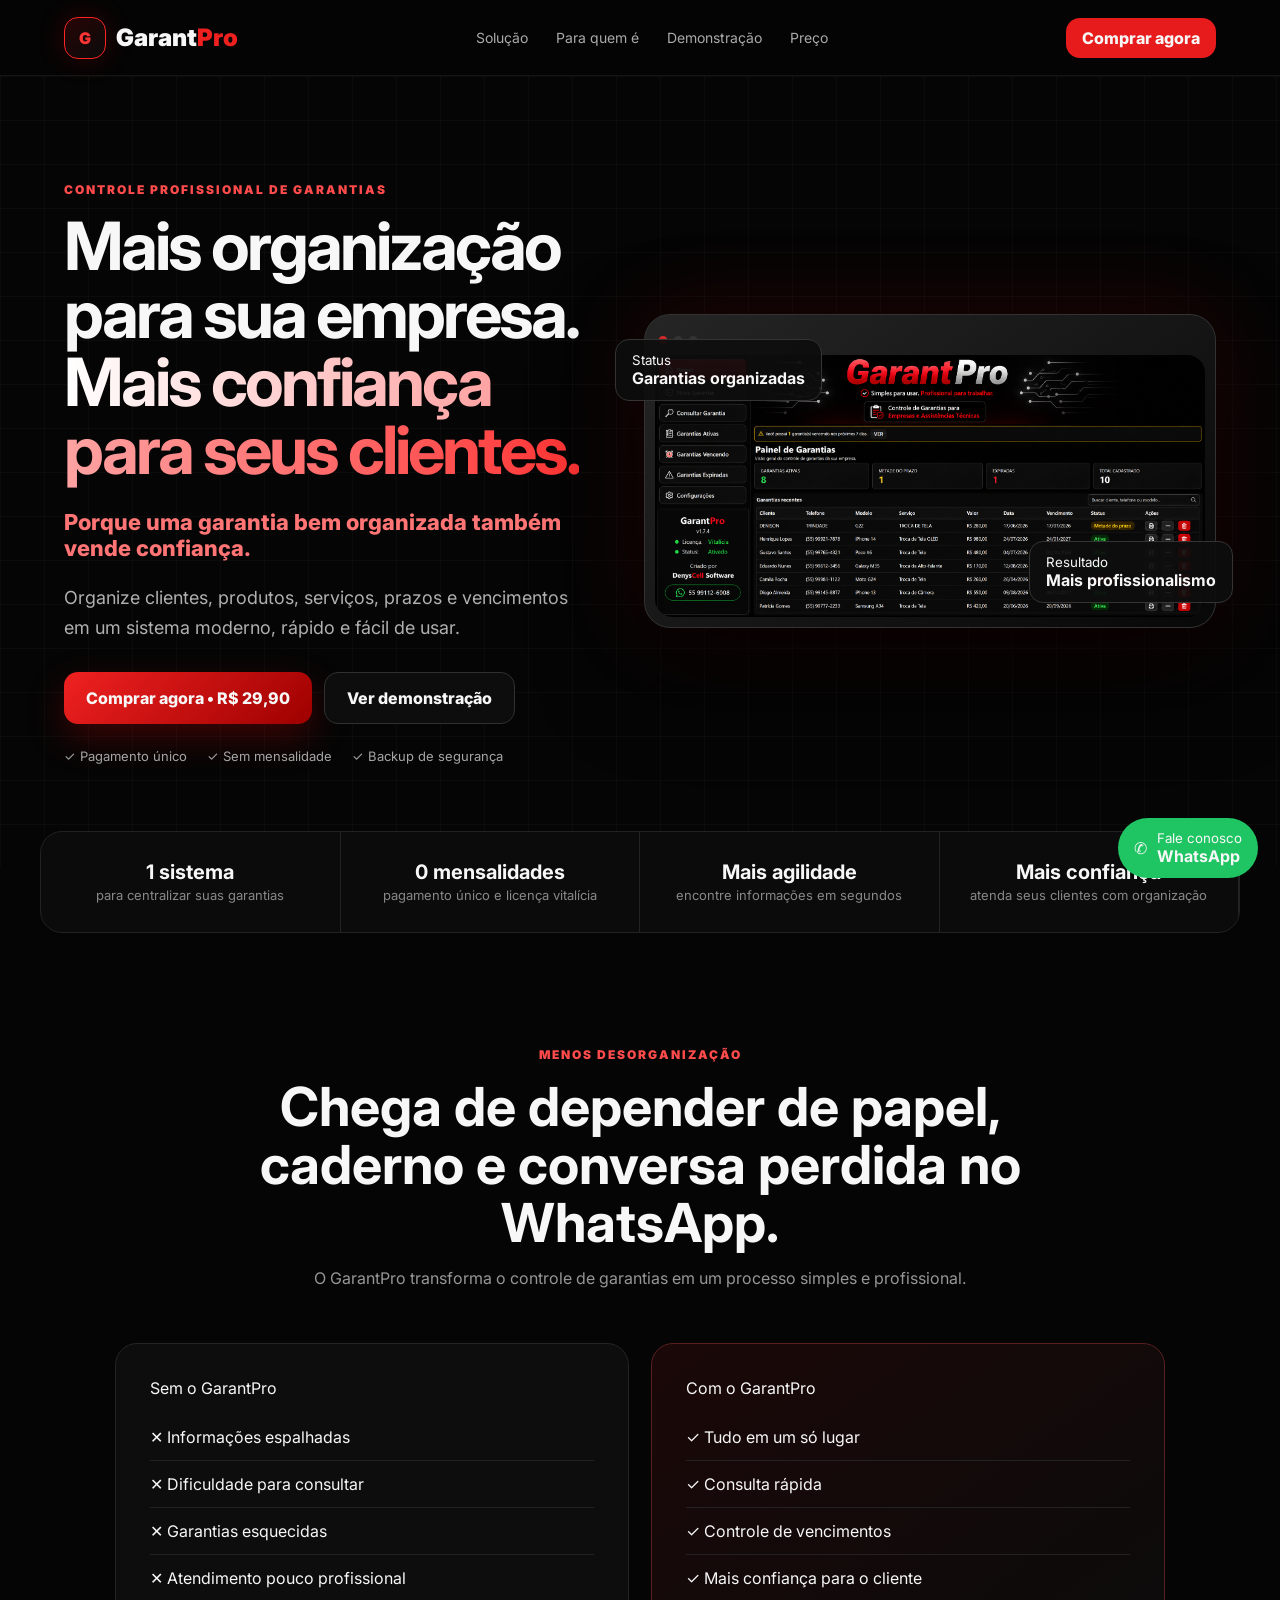
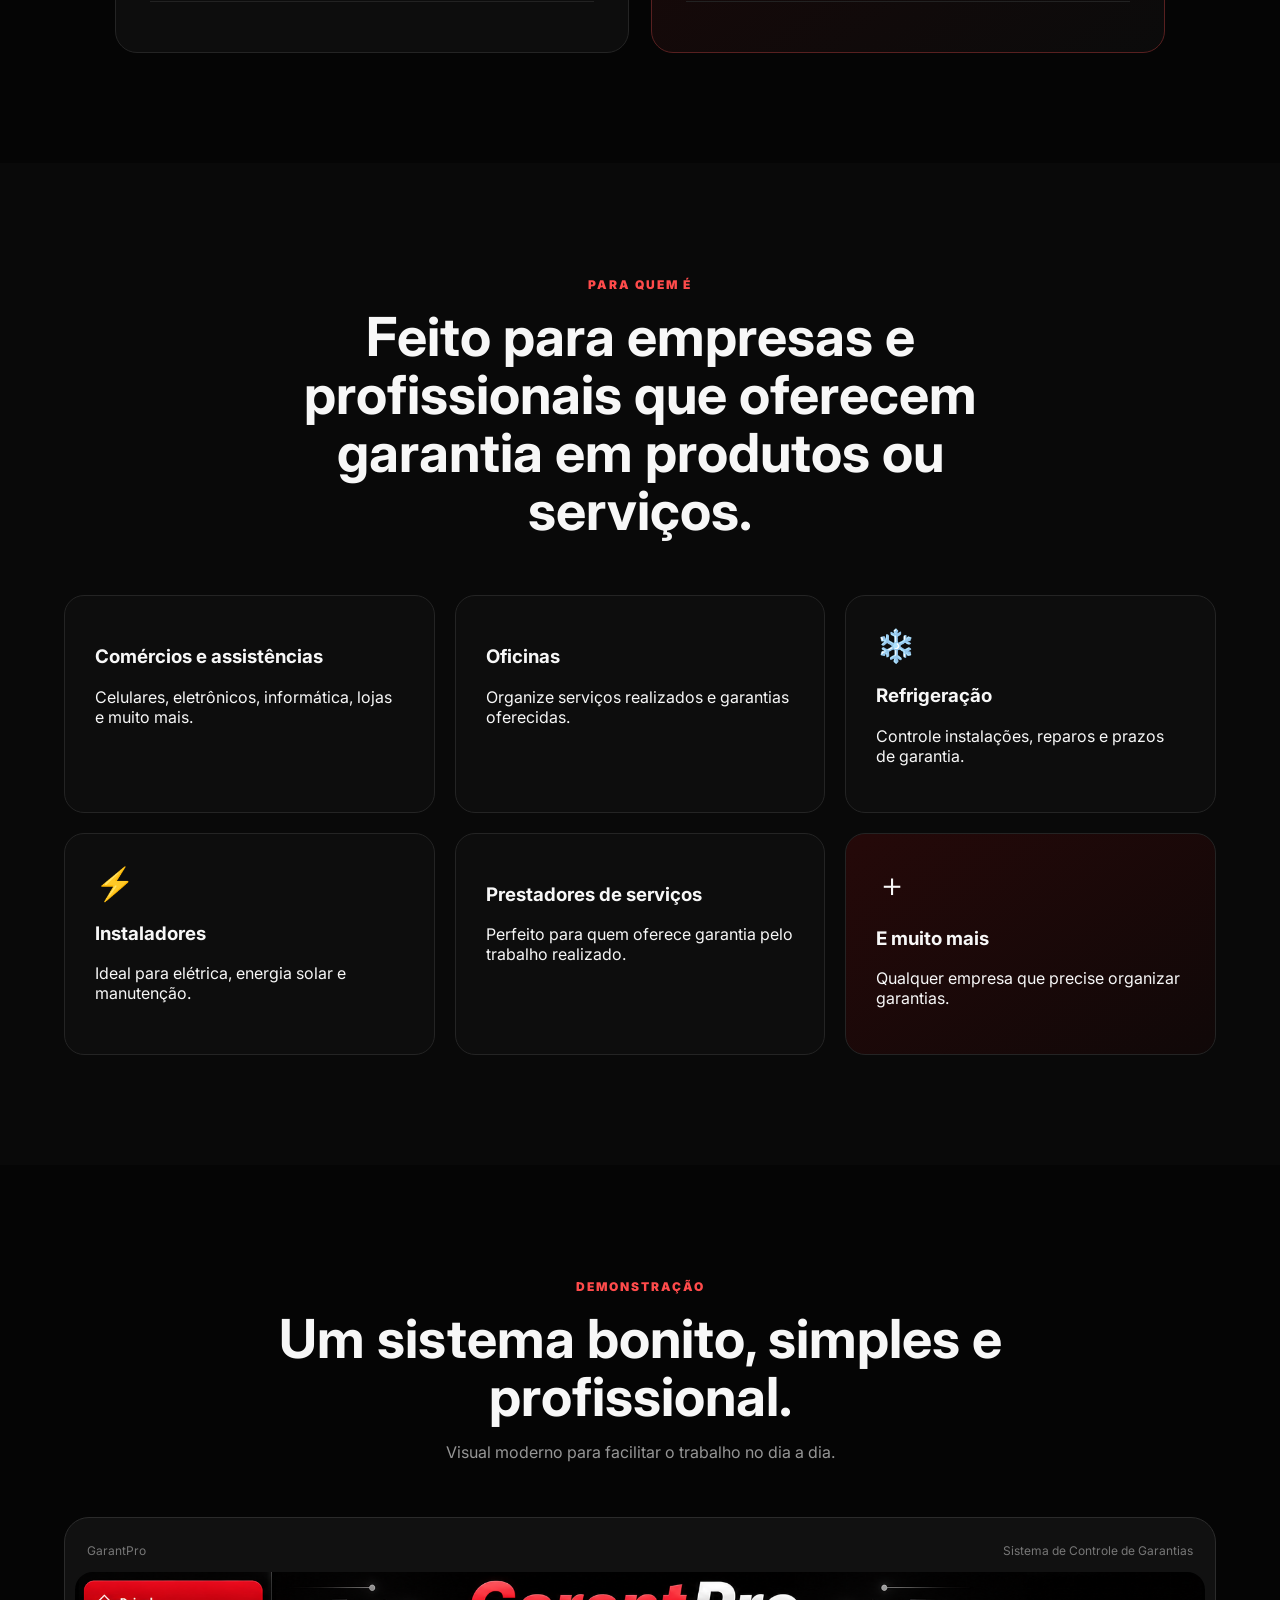
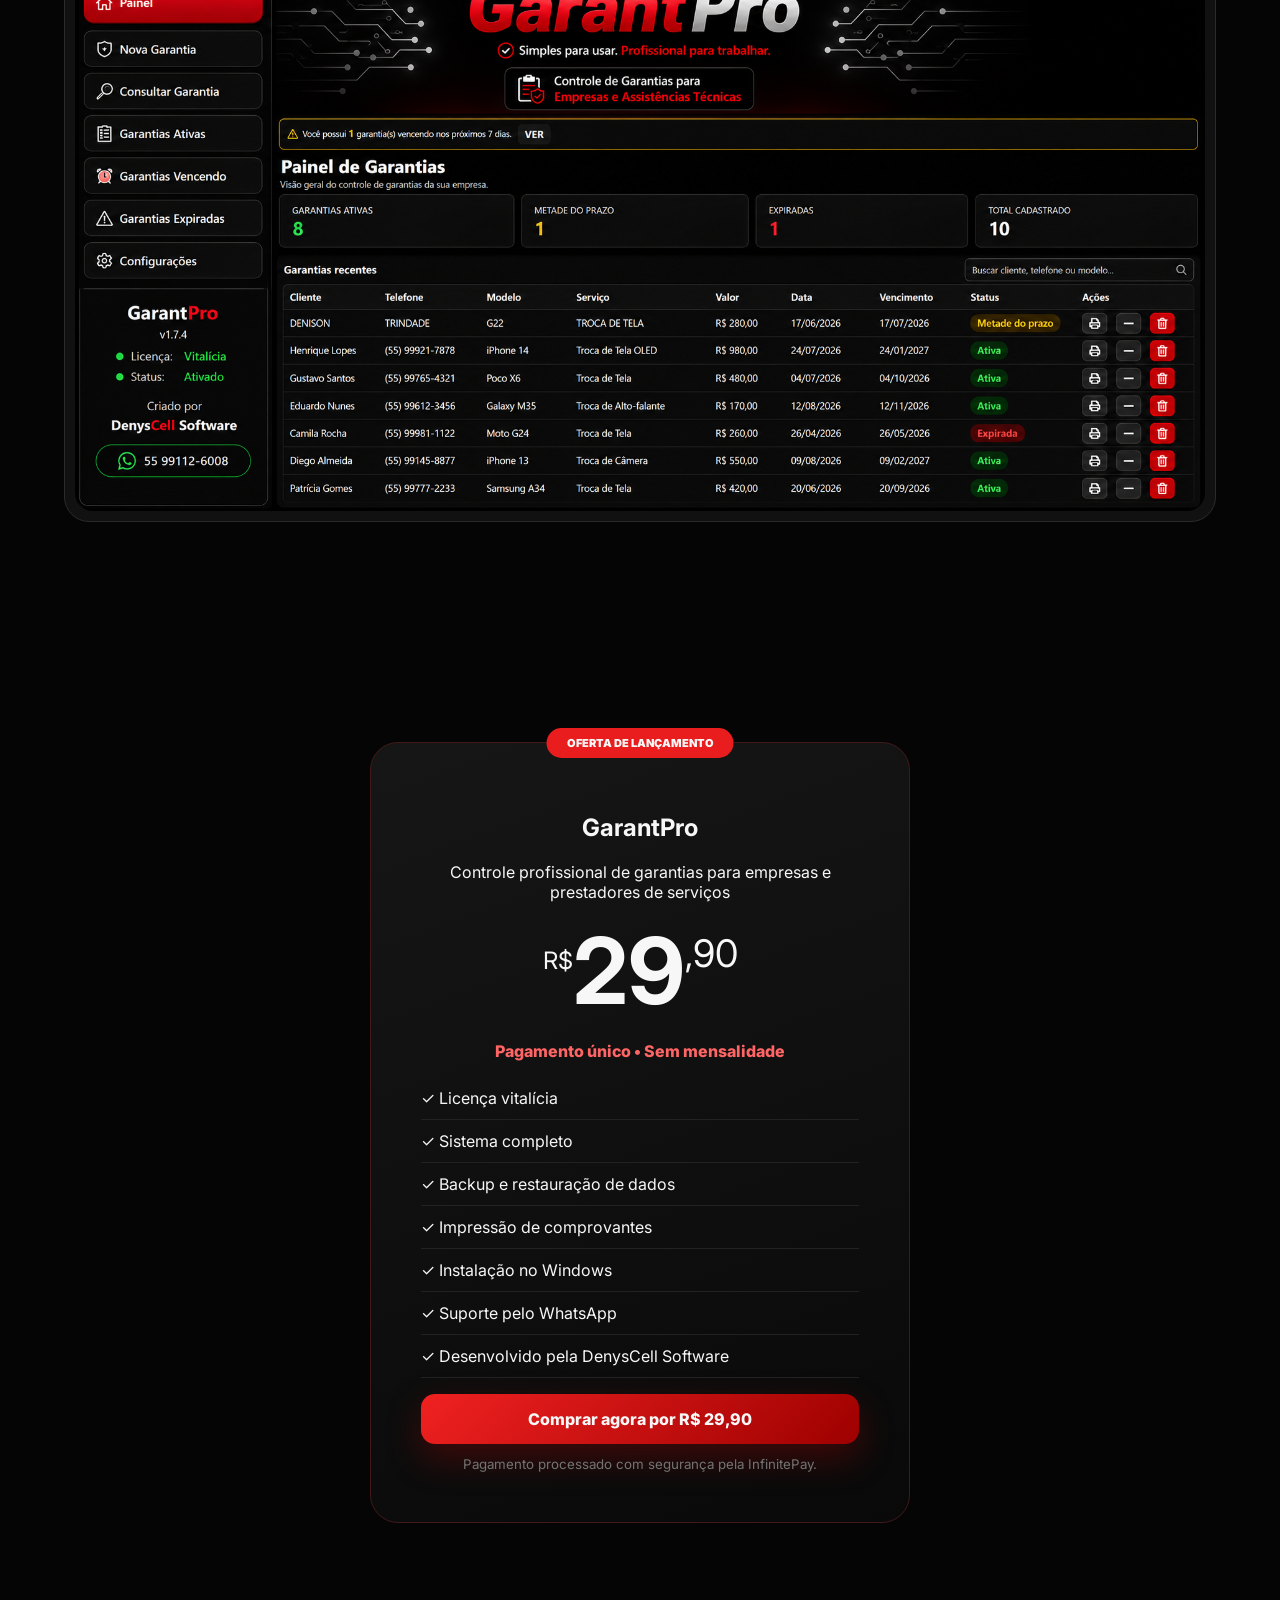
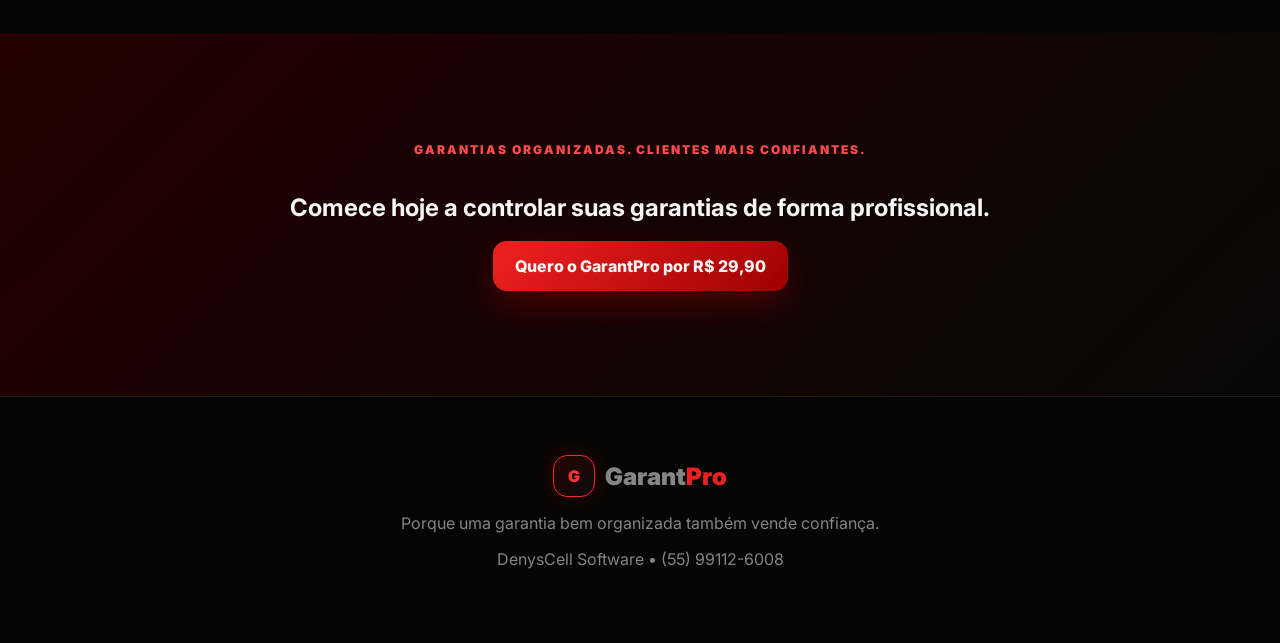
<file: index.html>
<!DOCTYPE html>
<html lang="pt-BR">
<head>
  <meta charset="UTF-8">
  <meta name="viewport" content="width=device-width, initial-scale=1.0">
  <meta name="description" content="GarantPro — controle profissional de garantias para empresas e prestadores de serviços.">
  <title>GarantPro | Controle Profissional de Garantias</title>
  <link rel="preconnect" href="https://fonts.googleapis.com">
  <link rel="preconnect" href="https://fonts.gstatic.com" crossorigin>
  <link href="https://fonts.googleapis.com/css2?family=Inter:wght@400;500;600;700;800;900&display=swap" rel="stylesheet">
  <link rel="stylesheet" href="styles.css">
</head>
<body>
<header class="topbar">
  <a href="#inicio" class="brand">
    <span class="brand-icon">G</span>
    <span class="brand-name">Garant<span>Pro</span></span>
  </a>
  <nav>
    <a href="#solucao">Solução</a><a href="#publico">Para quem é</a><a href="#demonstracao">Demonstração</a><a href="#preco">Preço</a>
  </nav>
  <a class="btn btn-header" href="checkout.html">Comprar agora</a>
</header>
<main>
<section class="hero" id="inicio">
  <div class="hero-grid"></div>
  <div class="hero-copy reveal">
    <span class="eyebrow">CONTROLE PROFISSIONAL DE GARANTIAS</span>
    <h1>Mais organização para sua empresa. <span>Mais confiança para seus clientes.</span></h1>
    <p class="hero-slogan">Porque uma garantia bem organizada também vende confiança.</p>
    <p class="hero-text">Organize clientes, produtos, serviços, prazos e vencimentos em um sistema moderno, rápido e fácil de usar.</p>
    <div class="hero-actions"><a class="btn btn-primary" href="checkout.html">Comprar agora • R$ 29,90</a><a class="btn btn-secondary" href="#demonstracao">Ver demonstração</a></div>
    <div class="hero-trust"><span>✓ Pagamento único</span><span>✓ Sem mensalidade</span><span>✓ Backup de segurança</span></div>
  </div>
  <div class="hero-visual reveal">
    <div class="floating-card card-one"><small>Status</small><strong>Garantias organizadas</strong></div>
    <div class="floating-card card-two"><small>Resultado</small><strong>Mais profissionalismo</strong></div>
    <div class="monitor"><div class="monitor-top"><span></span><span></span><span></span></div><img src="assets/garantpro-sistema.png?v=1.7.4-nova" alt="Sistema GarantPro"></div>
  </div>
</section>
<section class="impact-strip reveal">
  <div><strong>1 sistema</strong><span>para centralizar suas garantias</span></div><div><strong>0 mensalidades</strong><span>pagamento único e licença vitalícia</span></div><div><strong>Mais agilidade</strong><span>encontre informações em segundos</span></div><div><strong>Mais confiança</strong><span>atenda seus clientes com organização</span></div>
</section>
<section class="section problem-solution" id="solucao">
  <div class="section-title reveal"><span>MENOS DESORGANIZAÇÃO</span><h2>Chega de depender de papel, caderno e conversa perdida no WhatsApp.</h2><p>O GarantPro transforma o controle de garantias em um processo simples e profissional.</p></div>
  <div class="compare"><article class="compare-card bad reveal"><div class="compare-label">Sem o GarantPro</div><ul><li>✕ Informações espalhadas</li><li>✕ Dificuldade para consultar</li><li>✕ Garantias esquecidas</li><li>✕ Atendimento pouco profissional</li></ul></article><article class="compare-card good reveal"><div class="compare-label">Com o GarantPro</div><ul><li>✓ Tudo em um só lugar</li><li>✓ Consulta rápida</li><li>✓ Controle de vencimentos</li><li>✓ Mais confiança para o cliente</li></ul></article></div>
</section>
<section class="section audience" id="publico">
  <div class="section-title reveal"><span>PARA QUEM É</span><h2>Feito para empresas e profissionais que oferecem garantia em produtos ou serviços.</h2></div>
  <div class="audience-grid"><article class="audience-card reveal"><h3>Comércios e assistências</h3><p>Celulares, eletrônicos, informática, lojas e muito mais.</p></article><article class="audience-card reveal"><h3>Oficinas</h3><p>Organize serviços realizados e garantias oferecidas.</p></article><article class="audience-card reveal"><div class="audience-icon">❄️</div><h3>Refrigeração</h3><p>Controle instalações, reparos e prazos de garantia.</p></article><article class="audience-card reveal"><div class="audience-icon">⚡</div><h3>Instaladores</h3><p>Ideal para elétrica, energia solar e manutenção.</p></article><article class="audience-card reveal"><h3>Prestadores de serviços</h3><p>Perfeito para quem oferece garantia pelo trabalho realizado.</p></article><article class="audience-card highlight reveal"><div class="audience-icon">＋</div><h3>E muito mais</h3><p>Qualquer empresa que precise organizar garantias.</p></article></div>
</section>
<section class="section showcase" id="demonstracao">
  <div class="section-title reveal"><span>DEMONSTRAÇÃO</span><h2>Um sistema bonito, simples e profissional.</h2><p>Visual moderno para facilitar o trabalho no dia a dia.</p></div>
  <div class="showcase-wrap reveal"><div class="showcase-head"><span>GarantPro</span><span>Sistema de Controle de Garantias</span></div><img src="assets/garantpro-sistema.png?v=1.7.4-nova" alt="Demonstração do GarantPro"></div>
</section>
<section class="section pricing" id="preco"><div class="pricing-panel reveal"><div class="pricing-badge">OFERTA DE LANÇAMENTO</div><h2>GarantPro</h2><p class="pricing-sub">Controle profissional de garantias para empresas e prestadores de serviços</p><div class="price"><small>R$</small><strong>29</strong><span>,90</span></div><p class="payment-once">Pagamento único • Sem mensalidade</p><ul><li>✓ Licença vitalícia</li><li>✓ Sistema completo</li><li>✓ Backup e restauração de dados</li><li>✓ Impressão de comprovantes</li><li>✓ Instalação no Windows</li><li>✓ Suporte pelo WhatsApp</li><li>✓ Desenvolvido pela DenysCell Software</li></ul><a href="checkout.html" class="btn btn-primary btn-full">Comprar agora por R$ 29,90</a><small class="payment-note">Pagamento processado com segurança pela InfinitePay.</small></div></section>
<section class="final-cta"><div class="reveal"><span>GARANTIAS ORGANIZADAS. CLIENTES MAIS CONFIANTES.</span><h2>Comece hoje a controlar suas garantias de forma profissional.</h2><a class="btn btn-primary" href="checkout.html">Quero o GarantPro por R$ 29,90</a></div></section>
</main>
<a class="whatsapp" href="https://wa.me/5555991126008?text=Ol%C3%A1%21%20Quero%20comprar%20o%20GarantPro%20por%20R%24%2029%2C90." target="_blank" rel="noopener"><span>✆</span><div><small>Fale conosco</small><strong>WhatsApp</strong></div></a>
<footer><div class="brand footer-brand"><span class="brand-icon">G</span><span class="brand-name">Garant<span>Pro</span></span></div><p>Porque uma garantia bem organizada também vende confiança.</p><p>DenysCell Software • (55) 99112-6008</p></footer>
<script src="script.js"></script>
</body>
</html>
</file>
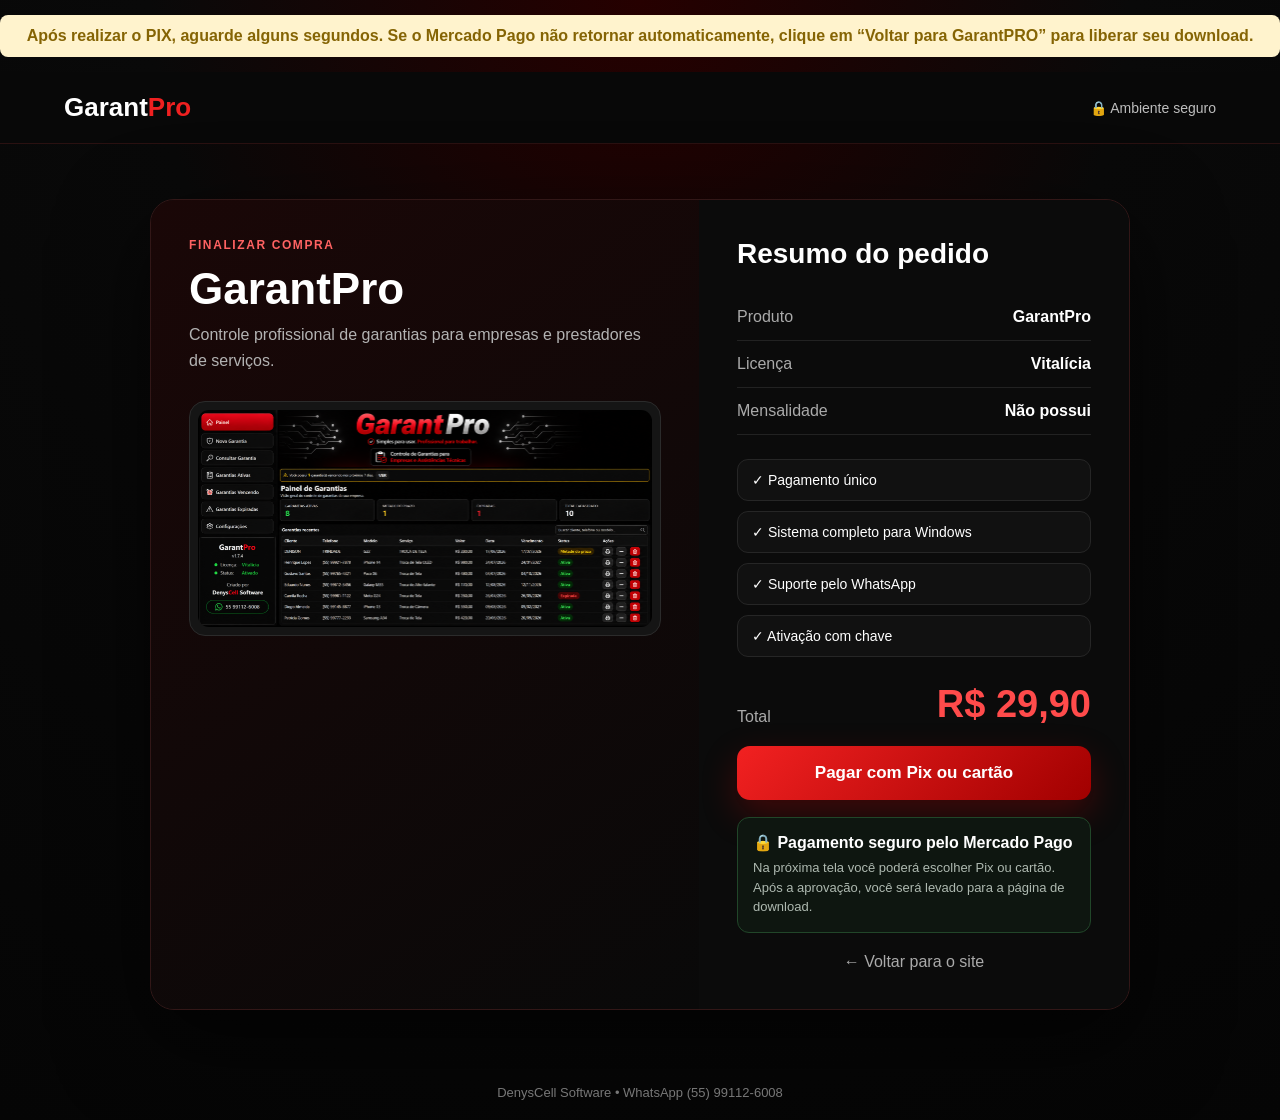
<file: checkout.html>
<!DOCTYPE html>
<html lang="pt-BR">
<head>
<meta charset="UTF-8">
<meta name="viewport" content="width=device-width, initial-scale=1.0">
<title>Finalizar Compra | GarantPro</title>
<style>
*{box-sizing:border-box}
body{margin:0;font-family:Arial,Helvetica,sans-serif;background:radial-gradient(circle at top,#260000 0,#090909 38%,#050505 100%);color:#fff;min-height:100vh}
header{height:72px;display:flex;align-items:center;justify-content:space-between;padding:0 5%;background:#080808;border-bottom:1px solid #2a1111}
.logo{font-size:26px;font-weight:800}.logo span{color:#ef2020}.seguro{color:#bdbdbd;font-size:14px}
main{width:100%;padding:55px 18px}
.checkout{width:min(100%,980px);margin:0 auto;display:grid;grid-template-columns:1fr 430px;background:#0d0d0d;border:1px solid #321717;border-radius:24px;overflow:hidden;box-shadow:0 30px 90px rgba(0,0,0,.65)}
.visual{padding:38px;background:linear-gradient(145deg,#1a0707,#090909)}
.visual .tag{color:#ff6262;font-size:12px;font-weight:800;letter-spacing:1.6px}
.visual h1{margin:12px 0 8px;font-size:44px}.visual p{margin:0;color:#b3b3b3;line-height:1.6}
.screenshot-wrap{margin-top:28px;padding:8px;border-radius:16px;background:#151515;border:1px solid #2b2b2b}
.screenshot-wrap img{display:block;width:100%;height:auto;border-radius:11px}
.resumo{padding:38px;background:#0b0b0b}.resumo h2{margin:0 0 24px;font-size:28px}
.linha{display:flex;justify-content:space-between;gap:20px;padding:14px 0;border-bottom:1px solid #222;color:#aaa}
.linha strong{color:#fff;text-align:right}
.beneficios{margin:24px 0;display:grid;gap:10px}
.beneficios div{padding:12px 14px;background:#111;border:1px solid #262626;border-radius:11px;font-size:14px}
.total{display:flex;align-items:end;justify-content:space-between;margin:26px 0 20px}.total span{color:#aaa}.total strong{font-size:38px;color:#ff4b4b}
.botao{display:block;width:100%;text-align:center;padding:17px 20px;border-radius:13px;background:linear-gradient(135deg,#f22121,#a10000);color:#fff;font-size:17px;font-weight:800;text-decoration:none;box-shadow:0 14px 35px rgba(220,0,0,.25)}
.botao:hover{filter:brightness(1.08)}
.botao[aria-disabled="true"]{opacity:.65;pointer-events:none}.erro-pagamento{display:none;margin-top:14px;padding:12px;border-radius:10px;background:#2a0d0d;border:1px solid #7b2424;color:#ffb6b6;font-size:13px;line-height:1.45}
.caixa-segura{margin-top:17px;padding:15px;background:#0e1610;border:1px solid #214629;border-radius:12px}
.caixa-segura strong{display:block}.caixa-segura p{margin:6px 0 0;color:#aeb9b0;font-size:13px;line-height:1.5}
.voltar{display:block;text-align:center;color:#aaa;margin-top:20px;text-decoration:none}
footer{text-align:center;color:#777;padding:20px;font-size:13px}
@media(max-width:850px){.checkout{grid-template-columns:1fr}.visual,.resumo{padding:26px}.visual h1{font-size:36px}}
</style>
</head>
<body>
<div style="background:#fff3cd;color:#856404;padding:12px;border-radius:8px;margin:15px 0;font-weight:bold;text-align:center;">
Após realizar o PIX, aguarde alguns segundos. Se o Mercado Pago não retornar automaticamente, clique em <b>“Voltar para GarantPRO”</b> para liberar seu download.
</div>
<header>
  <div class="logo">Garant<span>Pro</span></div>
  <div class="seguro">🔒 Ambiente seguro</div>
</header>

<main>
  <section class="checkout">
    <div class="visual">
      <div class="tag">FINALIZAR COMPRA</div>
      <h1>GarantPro</h1>
      <p>Controle profissional de garantias para empresas e prestadores de serviços.</p>
      <div class="screenshot-wrap">
        <img src="assets/garantpro-sistema.png" alt="Tela do GarantPro">
      </div>
    </div>

    <div class="resumo">
      <h2>Resumo do pedido</h2>
      <div class="linha"><span>Produto</span><strong>GarantPro</strong></div>
      <div class="linha"><span>Licença</span><strong>Vitalícia</strong></div>
      <div class="linha"><span>Mensalidade</span><strong>Não possui</strong></div>

      <div class="beneficios">
        <div>✓ Pagamento único</div>
        <div>✓ Sistema completo para Windows</div>
        <div>✓ Suporte pelo WhatsApp</div>
        <div>✓ Ativação com chave</div>
      </div>

      <div class="total">
        <span>Total</span>
        <strong>R$ 29,90</strong>
      </div>

      <a class="botao" id="pagarAgora" href="#">Pagar com Pix ou cartão</a>
      <div class="erro-pagamento" id="erroPagamento" role="alert"></div>

      <div class="caixa-segura">
        <strong>🔒 Pagamento seguro pelo Mercado Pago</strong>
        <p>Na próxima tela você poderá escolher Pix ou cartão. Após a aprovação, você será levado para a página de download.</p>
      </div>

      <a class="voltar" href="index.html">← Voltar para o site</a>
    </div>
  </section>
</main>

<footer>DenysCell Software • WhatsApp (55) 99112-6008</footer>
<script>
const botao = document.getElementById('pagarAgora');
const erro = document.getElementById('erroPagamento');

const params = new URLSearchParams(window.location.search);
if (params.get('status') === 'failure') {
  erro.textContent = 'O pagamento não foi concluído. Você pode tentar novamente.';
  erro.style.display = 'block';
}

botao.addEventListener('click', async (event) => {
  event.preventDefault();
  erro.style.display = 'none';
  botao.setAttribute('aria-disabled', 'true');
  botao.textContent = 'Abrindo pagamento seguro...';

  try {
    const response = await fetch('/api/create-preference', { method: 'POST' });
    const data = await response.json();
    if (!response.ok || !data.checkout_url) throw new Error(data.error || 'Falha ao abrir checkout.');
    window.location.href = data.checkout_url;
  } catch (e) {
    erro.textContent = e.message || 'Não foi possível abrir o pagamento. Tente novamente.';
    erro.style.display = 'block';
    botao.removeAttribute('aria-disabled');
    botao.textContent = 'Pagar com Pix ou cartão';
  }
});
</script>
</body>
</html>
</file>
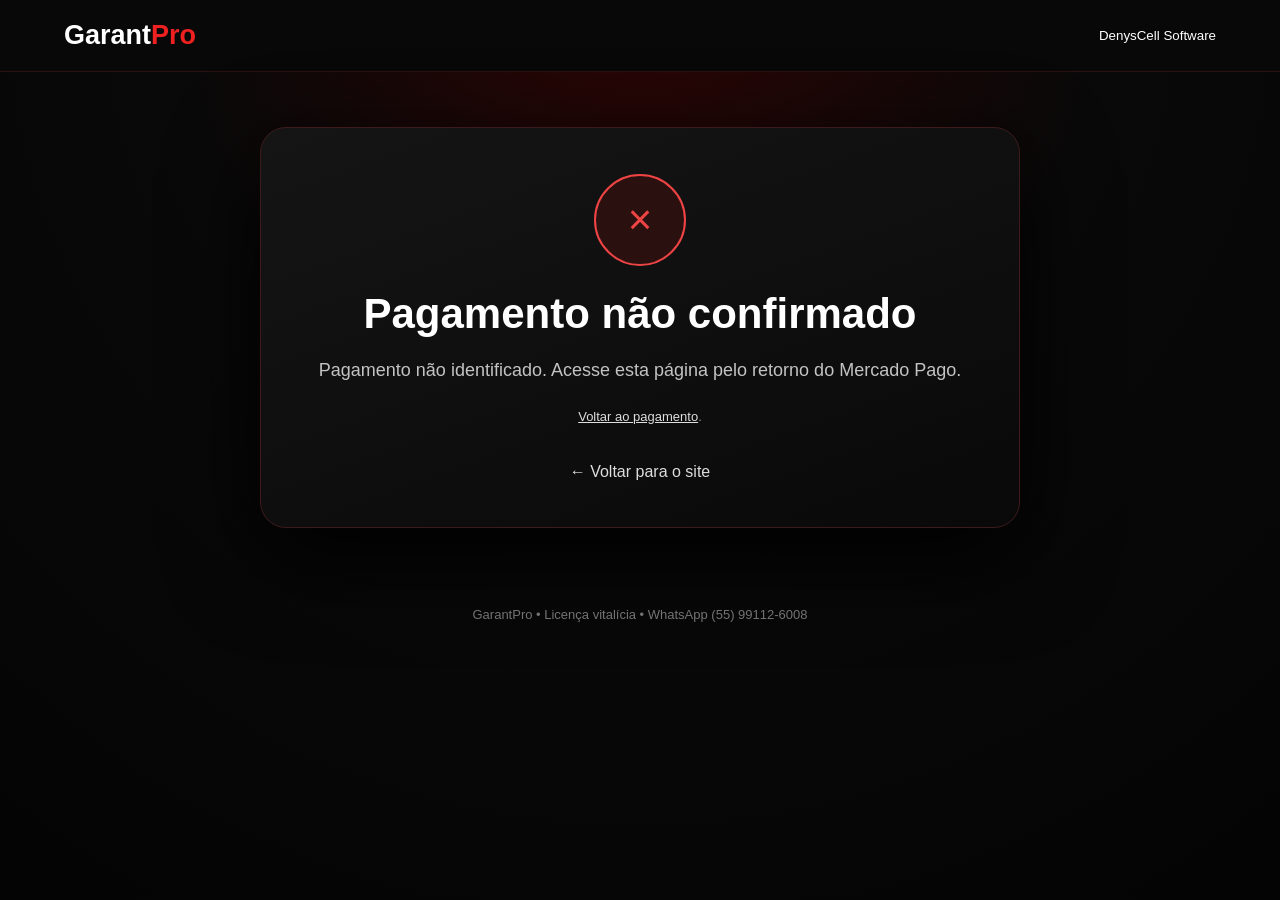
<file: sucesso.html>
<!DOCTYPE html>
<html lang="pt-BR">
<head>
<meta charset="UTF-8"><meta name="viewport" content="width=device-width,initial-scale=1.0">
<title>Confirmando Pagamento | GarantPro</title>
<style>
*{box-sizing:border-box}body{margin:0;min-height:100vh;font-family:Arial;background:radial-gradient(circle at top,#2c0505,#090909 42%,#040404);color:#fff}
header{height:72px;padding:0 5%;display:flex;align-items:center;justify-content:space-between;background:#080808;border-bottom:1px solid #291111}
.logo{font-size:27px;font-weight:800}.logo span{color:#ef2020}main{padding:55px 18px;display:flex;justify-content:center}
.card{width:min(760px,100%);background:linear-gradient(160deg,#151515,#090909);border:1px solid #3b1b1b;border-radius:26px;padding:46px;text-align:center;box-shadow:0 30px 90px #000}
.check{width:92px;height:92px;margin:0 auto 24px;display:grid;place-items:center;border-radius:50%;background:#151515;border:2px solid #777;color:#ddd;font-size:42px}
.check.approved{background:#102817;border-color:#26c65a;color:#26c65a}.check.pending{background:#2a220d;border-color:#e8b735;color:#e8b735}.check.denied{background:#2b1010;border-color:#ef4444;color:#ef4444}
h1{font-size:42px;margin:0 0 12px}.subtitle{color:#c3c3c3;font-size:18px;line-height:1.6}
.notice{text-align:left;background:#111;border:1px solid #292929;border-radius:16px;padding:20px;margin:24px 0}.notice ol{margin:0;padding-left:20px;color:#bbb;line-height:1.8}
.actions{display:none;grid-template-columns:1fr 1fr;gap:14px;margin-top:28px}.btn{display:flex;align-items:center;justify-content:center;min-height:56px;padding:14px 20px;border-radius:14px;color:#fff;text-decoration:none;font-weight:800}.download{background:linear-gradient(135deg,#ef2222,#a00000)}.whatsapp{background:#20bf5b}
.help{margin-top:22px;color:#8f8f8f;font-size:13px;line-height:1.6}.help a,.back{color:#ddd}.back{display:inline-block;margin-top:22px;text-decoration:none}footer{text-align:center;color:#737373;padding:24px;font-size:13px}
@media(max-width:650px){.card{padding:32px 22px}h1{font-size:34px}.actions{grid-template-columns:1fr}}
</style>
</head>
<body>
<header><div class="logo">Garant<span>Pro</span></div><small>DenysCell Software</small></header>
<main><section class="card">
<div class="check" id="icone">…</div>
<h1 id="titulo">Confirmando pagamento</h1>
<p class="subtitle" id="mensagem">Aguarde alguns segundos enquanto consultamos o Mercado Pago.</p>
<div class="notice" id="instrucoes" style="display:none"><h2>Como instalar</h2><ol>
<li>Clique em <strong>Baixar GarantPro</strong>.</li><li>Abra o arquivo ZIP baixado.</li><li>Extraia a pasta para o computador.</li><li>Execute o GarantPro e siga as instruções de ativação.</li><li>Em caso de dúvida, fale com o suporte pelo WhatsApp.</li>
</ol></div>
<div class="actions" id="acoes">
<a class="btn download" id="baixarGarantPro" href="#" aria-disabled="true">⬇ Baixar GarantPro</a>
<a class="btn whatsapp" href="https://wa.me/5555991126008?text=Ol%C3%A1%21%20Acabei%20de%20comprar%20o%20GarantPro%20e%20preciso%20de%20suporte." target="_blank" rel="noopener">💬 Suporte no WhatsApp</a>
</div>
<p class="help" id="ajuda">Não feche esta página durante a confirmação.</p>
<a class="back" href="index.html">← Voltar para o site</a>
</section></main>
<footer>GarantPro • Licença vitalícia • WhatsApp (55) 99112-6008</footer>
<script>
const params = new URLSearchParams(location.search);
const paymentId = params.get('payment_id') || params.get('collection_id');
const statusParam = params.get('status') || params.get('collection_status');
const icone = document.getElementById('icone');
const titulo = document.getElementById('titulo');
const mensagem = document.getElementById('mensagem');
const instrucoes = document.getElementById('instrucoes');
const acoes = document.getElementById('acoes');
const ajuda = document.getElementById('ajuda');
const baixar = document.getElementById('baixarGarantPro');

function mostrarPendente(tentativa = 0, total = 40) {
  icone.textContent = '⌛'; icone.className = 'check pending';
  titulo.textContent = 'Confirmando seu pagamento';
  mensagem.textContent = 'O Mercado Pago recebeu o pagamento e ainda está finalizando a confirmação. Esta página será atualizada automaticamente.';
  ajuda.textContent = `Verificação automática em andamento (${tentativa}/${total}). Não feche esta página.`;
}
function mostrarNegado(texto) {
  icone.textContent = '×'; icone.className = 'check denied';
  titulo.textContent = 'Pagamento não confirmado';
  mensagem.textContent = texto || 'Não foi possível confirmar este pagamento.';
  ajuda.innerHTML = '<a href="checkout.html">Voltar ao pagamento</a>.';
}
function iniciarDownloadAutomatico(downloadUrl) {
  let segundos = 3;
  ajuda.textContent = `Pagamento confirmado. O download começará automaticamente em ${segundos} segundos.`;

  const contador = setInterval(() => {
    segundos -= 1;
    if (segundos > 0) {
      ajuda.textContent = `Pagamento confirmado. O download começará automaticamente em ${segundos} segundos.`;
      return;
    }

    clearInterval(contador);
    ajuda.textContent = 'Download iniciado. Caso não comece, clique no botão Baixar GarantPro.';

    const linkTemporario = document.createElement('a');
    linkTemporario.href = downloadUrl;
    linkTemporario.style.display = 'none';
    document.body.appendChild(linkTemporario);
    linkTemporario.click();
    linkTemporario.remove();
  }, 1000);
}

function mostrarAprovado(downloadUrl) {
  icone.textContent = '✓'; icone.className = 'check approved';
  titulo.textContent = 'Compra aprovada!';
  mensagem.innerHTML = 'Obrigado por adquirir o <strong>GarantPro</strong>. Seu sistema já está disponível para download. A licença é vitalícia e não possui mensalidade.';
  baixar.href = downloadUrl;
  baixar.removeAttribute('aria-disabled');
  instrucoes.style.display = 'block'; acoes.style.display = 'grid';
  iniciarDownloadAutomatico(downloadUrl);
}

const ESPERA_MS = 3000;
const MAX_TENTATIVAS = 40; // aproximadamente 2 minutos

function esperar(ms) {
  return new Promise(resolve => setTimeout(resolve, ms));
}

async function consultarPagamento() {
  if (!paymentId) {
    if (statusParam === 'pending') return mostrarPendente(0, MAX_TENTATIVAS);
    return mostrarNegado('Pagamento não identificado. Acesse esta página pelo retorno do Mercado Pago.');
  }

  for (let tentativa = 1; tentativa <= MAX_TENTATIVAS; tentativa++) {
    mostrarPendente(tentativa, MAX_TENTATIVAS);

    try {
      const response = await fetch(`/api/verify-payment?payment_id=${encodeURIComponent(paymentId)}&_=${Date.now()}`, {
        cache: 'no-store'
      });
      const data = await response.json();

      if (data.approved && data.download_url) {
        return mostrarAprovado(data.download_url);
      }

      const status = String(data.status || '').toLowerCase();
      if (status && !['pending', 'in_process', 'authorized'].includes(status)) {
        return mostrarNegado('O pagamento não foi aprovado pelo Mercado Pago.');
      }
    } catch (_) {
      // Falhas momentâneas de conexão não encerram a verificação.
    }

    if (tentativa < MAX_TENTATIVAS) await esperar(ESPERA_MS);
  }

  icone.textContent = '⌛'; icone.className = 'check pending';
  titulo.textContent = 'Pagamento ainda em confirmação';
  mensagem.textContent = 'O pagamento foi recebido, mas o Mercado Pago ainda não concluiu a confirmação. Atualize esta página em alguns instantes.';
  ajuda.innerHTML = '<a href="javascript:location.reload()">Verificar novamente</a> ou fale conosco pelo WhatsApp.';
}

consultarPagamento();
</script>
</body></html>
</file>
<file: styles.css>
*{box-sizing:border-box}html{scroll-behavior:smooth}body{margin:0;background:#050505;color:#f7f7f7;font-family:Inter,Arial,sans-serif;overflow-x:hidden}a{text-decoration:none;color:inherit}img{display:block;max-width:100%}.topbar{position:sticky;top:0;z-index:100;height:76px;padding:0 5vw;display:flex;align-items:center;justify-content:space-between;background:rgba(5,5,5,.84);backdrop-filter:blur(18px);border-bottom:1px solid rgba(255,255,255,.07)}.brand{display:flex;align-items:center;gap:10px;font-weight:900}.brand-icon{width:42px;height:42px;border-radius:14px;display:grid;place-items:center;background:linear-gradient(145deg,#280505,#0b0b0b);border:1px solid #ff2525;color:#ff3434;box-shadow:0 0 28px rgba(255,0,0,.18)}.brand-name{font-size:24px}.brand-name span{color:#ef2020}nav{display:flex;gap:28px}nav a{font-size:14px;color:#aaa}.btn{display:inline-flex;align-items:center;justify-content:center;padding:15px 22px;border-radius:14px;font-weight:800;transition:.25s}.btn:hover{transform:translateY(-2px)}.btn-header{padding:10px 16px;background:#e71b1b}.btn-primary{background:linear-gradient(135deg,#f02121,#9e0000);box-shadow:0 14px 36px rgba(225,0,0,.25)}.btn-secondary{border:1px solid #303030;background:#0d0d0d}.hero{position:relative;min-height:790px;padding:90px 5vw;display:grid;grid-template-columns:1fr 1.1fr;gap:60px;align-items:center;overflow:hidden}.hero-grid{position:absolute;inset:0;background-image:linear-gradient(rgba(255,255,255,.022) 1px,transparent 1px),linear-gradient(90deg,rgba(255,255,255,.022) 1px,transparent 1px);background-size:44px 44px}.hero-copy,.hero-visual{position:relative;z-index:2}.eyebrow,.section-title>span,.final-cta span{display:inline-block;color:#ff4b4b;font-size:12px;font-weight:900;letter-spacing:2px;margin-bottom:16px}.hero h1{font-size:clamp(44px,5.2vw,76px);line-height:1.02;letter-spacing:-3px;margin:0 0 24px}.hero h1 span{background:linear-gradient(90deg,#fff,#ff3434);-webkit-background-clip:text;background-clip:text;color:transparent}.hero-slogan{font-size:22px;font-weight:800;color:#ff7474}.hero-text{font-size:18px;line-height:1.7;color:#b0b0b0}.hero-actions{display:flex;gap:12px;flex-wrap:wrap;margin-top:28px}.hero-trust{display:flex;gap:20px;flex-wrap:wrap;margin-top:24px;color:#a5a5a5;font-size:13px}.monitor{padding:10px;border-radius:26px;background:linear-gradient(145deg,#252525,#080808);border:1px solid #333;box-shadow:0 40px 100px rgba(0,0,0,.72),0 0 90px rgba(255,0,0,.15)}.monitor-top{height:30px;display:flex;align-items:center;gap:7px;padding-left:4px}.monitor-top span{width:8px;height:8px;border-radius:50%;background:#343434}.monitor-top span:first-child{background:#d12a2a}.monitor img{border-radius:18px}.floating-card{position:absolute;z-index:3;padding:12px 16px;border-radius:14px;background:rgba(14,14,14,.92);border:1px solid #343434}.floating-card small,.floating-card strong{display:block}.card-one{left:-5%;top:8%}.card-two{right:-3%;bottom:8%}.impact-strip{max-width:1200px;margin:-35px auto 0;display:grid;grid-template-columns:repeat(4,1fr);background:#0b0b0b;border:1px solid #222;border-radius:22px;overflow:hidden;position:relative;z-index:3}.impact-strip div{text-align:center;padding:28px;border-right:1px solid #222}.impact-strip strong{display:block;font-size:20px}.impact-strip span{font-size:13px;color:#888}.section{padding:110px 5vw}.section-title{text-align:center;max-width:820px;margin:0 auto 55px}.section-title h2{font-size:clamp(34px,4.2vw,56px);line-height:1.08;margin:0 0 16px}.section-title p{color:#969696}.compare{display:grid;grid-template-columns:1fr 1fr;gap:22px;max-width:1050px;margin:auto}.compare-card{padding:34px;border-radius:22px;border:1px solid #242424;background:#0d0d0d}.compare-card.good{background:linear-gradient(145deg,#1b0808,#0b0b0b);border-color:#582020}.compare-card ul{list-style:none;padding:0}.compare-card li{padding:13px 0;border-bottom:1px solid #222}.audience{background:#090909}.audience-grid{display:grid;grid-template-columns:repeat(3,1fr);gap:20px;max-width:1200px;margin:auto}.audience-card{padding:30px;border-radius:20px;background:#0d0d0d;border:1px solid #242424}.audience-card.highlight{background:linear-gradient(145deg,#250909,#100808)}.audience-icon{font-size:32px}.showcase-wrap{max-width:1320px;margin:auto;padding:10px;border-radius:25px;background:#111;border:1px solid #2b2b2b}.showcase-head{height:44px;display:flex;align-items:center;justify-content:space-between;padding:0 12px;color:#777;font-size:12px}.showcase-wrap img{border-radius:18px}.pricing{display:flex;justify-content:center}.pricing-panel{position:relative;width:min(540px,100%);padding:50px;border-radius:28px;text-align:center;background:linear-gradient(160deg,#161616,#090909);border:1px solid #421919}.pricing-badge{position:absolute;top:-15px;left:50%;transform:translateX(-50%);padding:8px 20px;border-radius:999px;background:#e91d1d;font-size:11px;font-weight:900}.price{display:flex;align-items:flex-start;justify-content:center;margin:28px 0}.price small{font-size:24px;margin-top:16px}.price strong{font-size:92px;line-height:.9}.price span{font-size:38px}.payment-once{color:#ff6565;font-weight:800}.pricing-panel ul{list-style:none;padding:0;text-align:left}.pricing-panel li{padding:11px 0;border-bottom:1px solid #222}.btn-full{width:100%}.payment-note{display:block;margin-top:12px;color:#747474}.final-cta{text-align:center;padding:105px 5vw;background:linear-gradient(135deg,#240000,#070707)}.whatsapp{position:fixed;right:22px;bottom:22px;z-index:90;display:flex;align-items:center;gap:10px;padding:12px 16px;border-radius:999px;background:#20c563}.whatsapp small,.whatsapp strong{display:block}.footer-brand{justify-content:center}footer{text-align:center;padding:58px 20px;border-top:1px solid #1e1e1e;color:#858585}.reveal{opacity:0;transform:translateY(26px);transition:.75s}.reveal.visible{opacity:1;transform:none}

/* Checkout */
.checkout-body{min-height:100vh;background:radial-gradient(circle at top,#2b0000,#050505 45%)}.checkout-header{height:76px;padding:0 5vw;display:flex;align-items:center;justify-content:space-between;border-bottom:1px solid #251010;background:rgba(5,5,5,.8)}.secure-top{font-size:14px;color:#bdbdbd}.checkout-main{padding:60px 20px}.checkout-card{max-width:1080px;margin:auto;display:grid;grid-template-columns:1.05fr .95fr;background:#0b0b0b;border:1px solid #2a1a1a;border-radius:26px;overflow:hidden;box-shadow:0 30px 90px rgba(0,0,0,.6)}.checkout-product{padding:42px;background:linear-gradient(150deg,#180606,#080808)}.checkout-badge{font-size:11px;color:#ff6464;font-weight:900;letter-spacing:2px}.checkout-product h1{font-size:48px;margin:12px 0}.checkout-product p{color:#aaa;line-height:1.6}.checkout-product img{margin-top:30px;border-radius:16px;border:1px solid #2e2e2e}.checkout-summary{padding:42px}.checkout-summary h2{font-size:30px}.summary-line{display:flex;justify-content:space-between;padding:15px 0;border-bottom:1px solid #222;color:#aaa}.summary-line strong{color:#fff}.checkout-benefits{display:grid;grid-template-columns:1fr 1fr;gap:10px;margin:24px 0}.checkout-benefits div{padding:12px;background:#111;border:1px solid #242424;border-radius:12px;font-size:13px}.checkout-total{display:flex;justify-content:space-between;align-items:end;margin:25px 0}.checkout-total span{color:#aaa}.checkout-total strong{font-size:36px;color:#ff4d4d}.security-box{margin-top:18px;padding:16px;border-radius:14px;background:#0f1510;border:1px solid #1f4227}.security-box p{margin:6px 0 0;color:#9ea99f;font-size:13px}.back-link{display:block;text-align:center;margin-top:22px;color:#aaa}.checkout-footer{padding:24px;text-align:center;color:#777}

@media(max-width:980px){nav{display:none}.hero{grid-template-columns:1fr}.impact-strip{grid-template-columns:1fr 1fr}.audience-grid{grid-template-columns:1fr 1fr}.checkout-card{grid-template-columns:1fr}}@media(max-width:680px){.btn-header{display:none}.hero{padding:55px 18px}.hero h1{font-size:42px}.hero-actions .btn{width:100%}.impact-strip,.audience-grid,.compare{grid-template-columns:1fr}.section{padding:80px 18px}.checkout-product,.checkout-summary{padding:28px}.checkout-benefits{grid-template-columns:1fr}.secure-top{display:none}}
</file>
